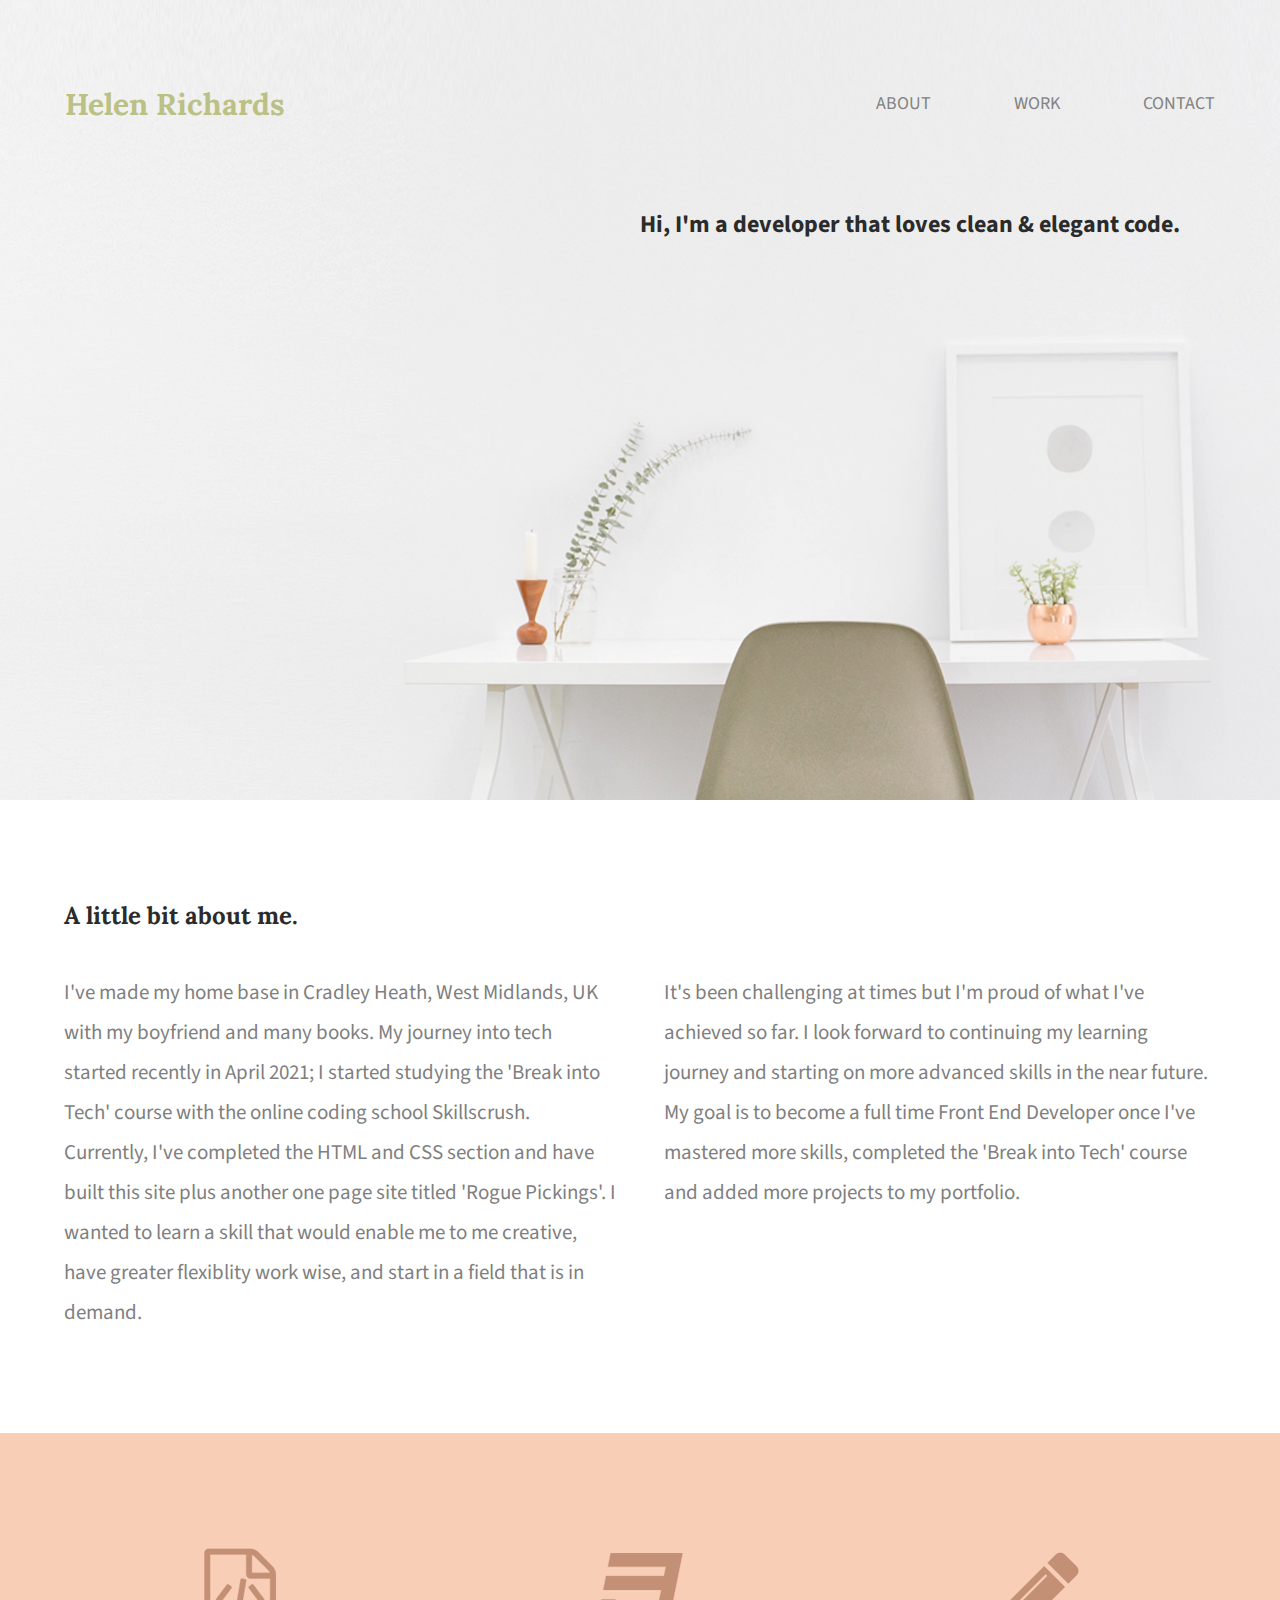
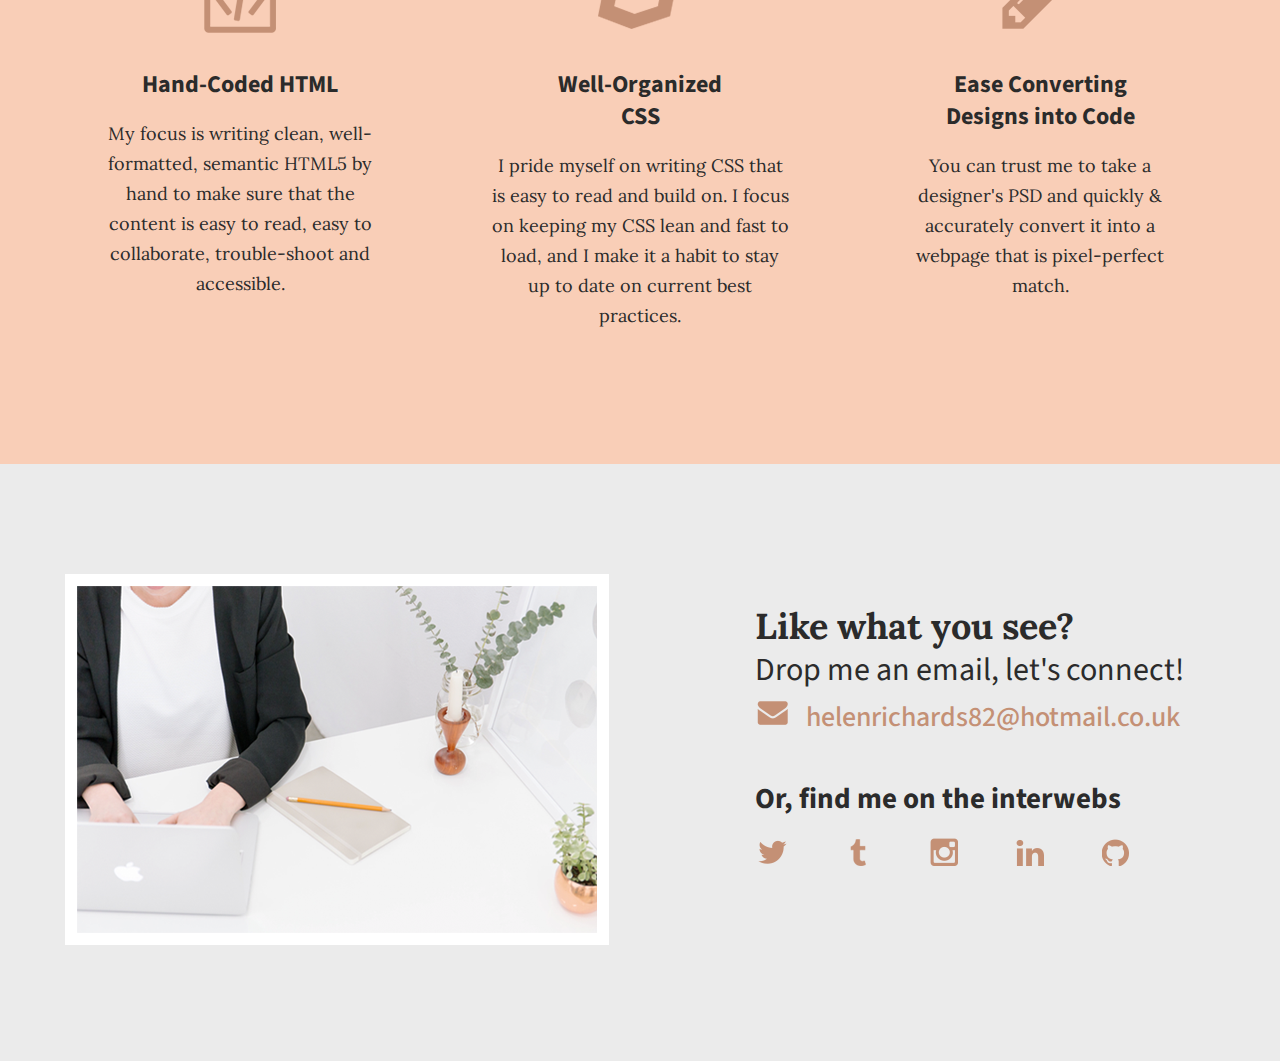
<file: index.html>
<!doctype html>
<html lang="en">
    <head>
        <meta charset="UTF-8">
        <meta http-equiv="X-UA-Compatible" content="IE=edge">
        <meta name="viewport" content="width=device-width, initial-scale=1.0">
        <title>Helen Richards | Portfolio </title>

        <link rel="stylesheet" href="./CSS/normalize.css">
        <link rel="stylesheet" href="./CSS/main.css">
        <link href='https://fonts.googleapis.com/css?family=Source+Sans+Pro:400,700' rel='stylesheet' type='text/css'>
        <link rel="preconnect" href="https://fonts.gstatic.com">
        <link href="https://fonts.googleapis.com/css2?family=Lora:ital,wght@0,400;1,700&display=swap" rel="stylesheet">
    </head>
    <body>

    <header class="header home">
        <div class="full-width">
            <div class="half-width">
                <h1>Helen Richards</h1>
            </div>
            <div class="half-width">
                <nav>
                    <ul>
                        <li><a href="./pages/about.html">About</a></li>
                        <li><a href="#work">Work</a></li>
                        <li><a href="#contact">Contact</a></li>
                    </ul>
                </nav>
            </div>
            <h2><span>Hi,</span> I'm a developer that loves clean &amp; elegant code.</h2>
        </div> <!-- end of full width -->
    </header>

    <main>

        <section id="about">
            <div class="full-width">
                <h2>A little bit about me.</h2>
                <div class="half-width">
                    <p>I've made my home base in Cradley Heath, West Midlands, UK
                         with my boyfriend and many books. 
                         My journey into tech started recently in April 2021; I started studying the 'Break into Tech' course
                         with the online coding school Skillscrush. Currently, I've completed the HTML and CSS section and have
                         built this site plus another one page site titled 'Rogue Pickings'. I wanted to learn a skill that would enable 
                         me to me creative, have greater flexiblity work wise, and start in a field that is in demand.
                         </p>

                </div> <!--end of first half-width-->

                <div class="half-width">
                  <p>It's been challenging at times but I'm proud of what I've achieved so far. 
                        I look forward to continuing my learning journey and starting on more advanced skills in the near
                        future. My goal is to become a full time Front End Developer once I've mastered more skills, completed
                        the 'Break into Tech' course and added more projects to my portfolio.
                    </p>
                </div> <!--end of second half width-->

            </div> <!--end of full width-->
        </section>

        <section id="work">
             <div class="full-width">

                 <div class="third-width">
                    <img src="img/html-icon.png" alt="HTML icon" />
                    <h3>Hand-Coded HTML</h3>
                    <p>My focus is writing clean, well-formatted,
                     semantic HTML5 by hand to make sure that the content is easy to read,
                     easy to collaborate, trouble-shoot and accessible.</p>
                </div>

                 <div class="third-width">
                    <img src="img/css-icon.png" alt="CSS icon" />
                    <h3>Well-Organized CSS</h3>
                    <p>I pride myself on writing CSS that is easy to read and build on.
                     I focus on keeping my CSS lean and fast to load,
                     and I make it a habit to stay up to date on current best practices.</p>
                </div>

                 <div class="third-width">
                     <img src="img/pencil-icon.png" alt="Pencil icon" />
                     <h3>Ease Converting Designs into Code</h3>
                     <p>You can trust me to take a designer's PSD and quickly &
                        accurately convert it into a webpage that is pixel-perfect match.</p>
                </div>

            </div>   <!-- end of full width -->
        </section>

        <footer id="contact">
             <div class="full-width">
                 <div class="half-width">
                        <img id="contact-img" src="img/contact-image.png" alt="Someone typing on a laptop"/>
                </div>

                 <div class="half-width">
                     <h2>Like what you see?</h2>
                     <h3 id="email-header"> Drop me an email, let's connect!</h3> 
                     <a href="mailto:helenrichards82@hotmail.co.uk">
                         <img src="img/envelope.png" alt="Envelope icon" id="envelope"/>
                        <span>helenrichards82@hotmail.co.uk</span> 
                       
                     </a>
                     <h3 id="socialmedia-header">Or, find me on the interwebs</h3>
                     <ul>
                        <li>
                            <a href="https://twitter.com/Artyfarty1982">
                                <img src="img/twitter.png" alt="Twitter icon">
                            </a>
                        </li>
                        <li>
                            <a href="#">
                                <img src="img/tumblr.png" alt="Tumblr icon">
                            </a>
                        </li>
                        <li>
                            <a href="#">
                                <img src="img/instagram.png" alt="Instagram icon">
                            </a>
                        </li>
                        <li>
                            <a href="#">
                                <img src="img/linkedin.png" alt="LinkedIn icon">
                        
                            </a>
                        </li>
                        <li>
                            <a href="#">
                                <img src="img/github.png" alt="Github icon">
                            </a>
                        </li>
                     </ul>
                 </div>
             </div>  <!--end of full width-->
        </footer>

    </main>
</body>
</html>
</file>
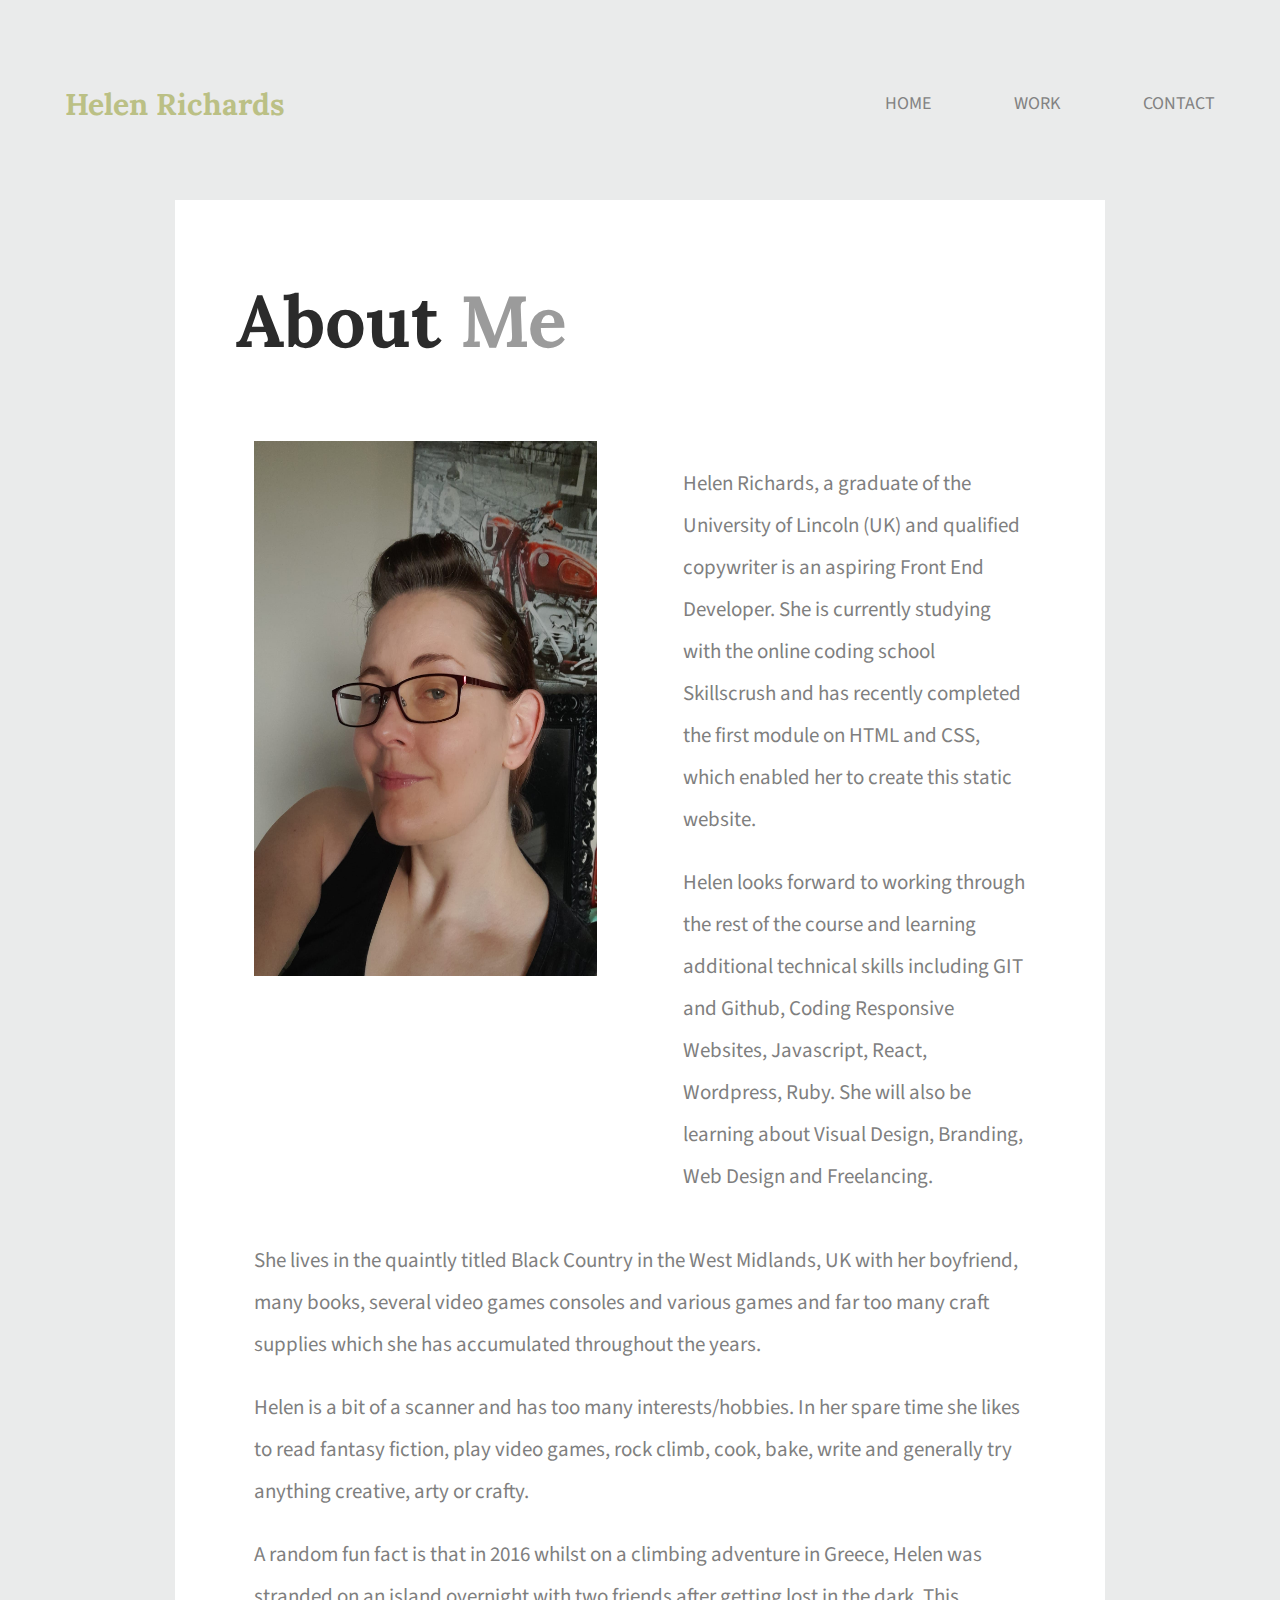
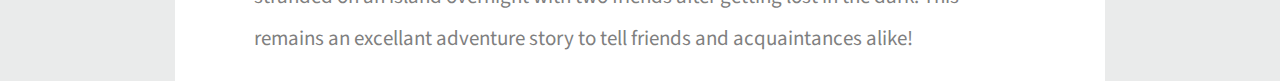
<file: pages/about.html>
<!DOCTYPE html>
<html lang="en">
<head>
    <meta charset="UTF-8">
    <meta http-equiv="X-UA-Compatible" content="IE=edge">
    <meta name="viewport" content="width=device-width, initial-scale=1.0">
    <link rel="stylesheet" href="../CSS/normalize.css">
    <link rel="stylesheet" href="../CSS/main.css">
    <link rel="stylesheet" href="../CSS/about.css">
    <link href='https://fonts.googleapis.com/css?family=Source+Sans+Pro:400,700' rel='stylesheet' type='text/css'>
    <link rel="preconnect" href="https://fonts.gstatic.com">
    <link href="https://fonts.googleapis.com/css2?family=Lora:ital,wght@0,400;1,700&display=swap" rel="stylesheet">
    <title>Helen Richards | About Me</title>
</head>
<body>

    <header class="header about">
        <div class="full-width">
            <div class="half-width">
                <h1>Helen Richards</h1>
            </div>
            <div class="half-width">
                <nav>
                    <ul>
                        <li><a href="../index.html">Home</a></li>
                        <li><a href="#work">Work</a></li>
                        <li><a href="#contact">Contact</a></li>
                    </ul>
                </nav>
            </div>
        </div> 
    </header>
    <main>

     <section class="about-helen">
        <h2 class="intro"><span class="About-Me"> About</span> Me</h2>
        <div class="wrapper">
        <div class="pic_me">
            <img src="../img/Picture_for_website.jpg" alt="Helen Richards wearing glasses with her hair in a retro style" class="pic-of-me"/>
        </div>

        <div class="description-of-helen">
            <p> Helen Richards, a graduate of the University of Lincoln (UK) and qualified copywriter is an aspiring
            Front End Developer. She is currently studying with the online coding school Skillscrush and has 
            recently completed the first module on HTML and CSS, which enabled her to create this static 
            website.</p>

            <p>Helen looks forward to working through the rest of the course and learning additional technical skills
            including GIT and Github, Coding Responsive Websites, Javascript, React, Wordpress, Ruby. She will also be 
            learning about Visual Design, Branding, Web Design and Freelancing.</p>

            </div>
            </div>

        <div class="helen-description-2">
            <p>She lives in the quaintly titled Black Country in the West Midlands, UK with her boyfriend,
            many books, several video games consoles and various games and far too many craft supplies which she
            has accumulated throughout the years.</p>

            <p>Helen is a bit of a scanner and has too many interests/hobbies. In her spare time she likes to read fantasy
            fiction, play video games, rock climb, cook, bake, write and generally try anything creative, 
            arty or crafty.</p>

            <p>A random fun fact is that in 2016 whilst on a climbing adventure in Greece, Helen was stranded on
            an island overnight with two friends after getting lost in the dark. This remains an excellant
            adventure story to tell friends and acquaintances alike! </p>
            
        </div>
        
    </section >
     </main> 

</body>
</html>
</file>
<file: CSS/main.css>
/***** BASE STYLES *****/
body  {
    font-family: 'Source Sans Pro', sans-serif;
    color: #2b2b2b;

}

/***** GRID *****/
.full-width {
    width: 1200px;
    margin: 0 auto;
    overflow: auto;
}

.half-width {
    width: 600px;
    float: left;
}

.third-width {
    width: 400px;
    float: left;
}

/****** HEADER ******/
.header{
    height: 200px;
    background: #EAEBEB;
}
.header.home {
    height: 800px;
    background: url("../img/full-background.png") ;
    background-size: cover;
    background-position: center;
}

header h1 {
    padding: 65px 0 65px 25px ;
    font-family: 'Lora', serif ;
    font-size: 30px;
    color: #bbc085 ;
}

nav {
    float: right; 
    padding: 75px 25px;
}
nav ul li{
    display: inline-block;
}
nav ul li a {
    text-transform: uppercase;
    text-decoration: none;
    font-size: 18px;    
    color: #828282; 
    padding-left: 80px; 
}

.intro{
    width: 970px;
    clear: both;
    font-family: 'Lora', serif;
    font-size: 72px;
    line-height: 80px;  
    color: #9b9b9b;
    padding: 20px 0 20px 25px;
}
.intro span {
    color:#2b2b2b ; 
}

/***** ABOUT SECTION*****/ 
#about .full-width {
    padding: 80px 0;
}

#about h2 {
    font-family: 'Lora', serif;
    font: size 36px;
    padding-left: 24px; 
}

#about p {
    font-size: 21px;    
    color: #7f7f7f;
    line-height: 40px;
    padding-left: 24px; 
    padding-right: 24px;    
}

/***** WORK SECTION *****/
#work {
    background-color: #f9ceb7;
    text-align: center;
}

#work .full-width {
    padding: 115px 0;
}
 
#work img {
    padding-bottom: 30px;
}

#work h3 {
    font-size:24px; 
    line-height:32px;  
    width: 200px;
    margin: 0 auto;
    }
     
#work p {
    font-family: 'Lora', serif;
    font-size: 18px;
    line-height: 30px;  
    padding: 0 50px;
    }

    /*****CONTACT SECTION*****/
#contact  {
    background-color: #ebebeb ;
    }

#contact .full-width {
        padding: 110px 0;
    }

#contact img#contact-img {
    margin-left: 25px;
    border: 12px solid #ffffff;
}
#contact h2, #contact #email-header, #contact #socialmedia-header, #contact ul {
    padding-left: 115px;
}
#contact #envelope {
    padding: 0 10px 0 115px;
}

#contact h2 {
    font-family: 'Lora', serif;  
    font-size: 36px;    
    line-height: 44px;  
}

#contact #email-header {
    font-size: 32px ;
    font-weight: normal;
    line-height: 44px;
    margin: -30px 0 5px 0;
}

#contact #socialmedia-header {
    font-weight: bold ;
    font-size: 29px ;
    line-height: 44px ;
    margin: 40px 0 0 0;
}   

#contact a {
    text-decoration: none;
    color: #c49075;
    font-weight: 500;   
    font-size: 28px;
}

#contact ul {
    list-style: none;
}
#contact ul li {
     display: inline-block;
   
}
#contact ul img {
    padding-right: 48px;
}

.border{
    border: 2px solid red;
}
</file>
<file: CSS/about.css>
main{
    background: #EAEBEB;

}

/**** ABOUT HELEN****/

.about-helen {
    width: 67%;
    margin:0  auto;
    padding: 0 35px;
    background: white;
    height: 100%;
    border:1px solid transparent;
}



.wrapper {
    display: flex;
    align-items: flex-start;
    justify-content: space-around;
    width: 100%;
    
}

.pic_me{
    width: 40%;
    height: 535px
}

.pic-of-me{
    width:100%;
    height:100%;
}

.description-of-helen{
    width:40%;
    font-size: 21px;
    color: #7f7f7f;
    line-height: 2;
}

.helen-description-2{
    width:90%;
    font-size: 21px;
    color: #7f7f7f;
    line-height: 2;
    margin: 0 auto;
}
</file>
